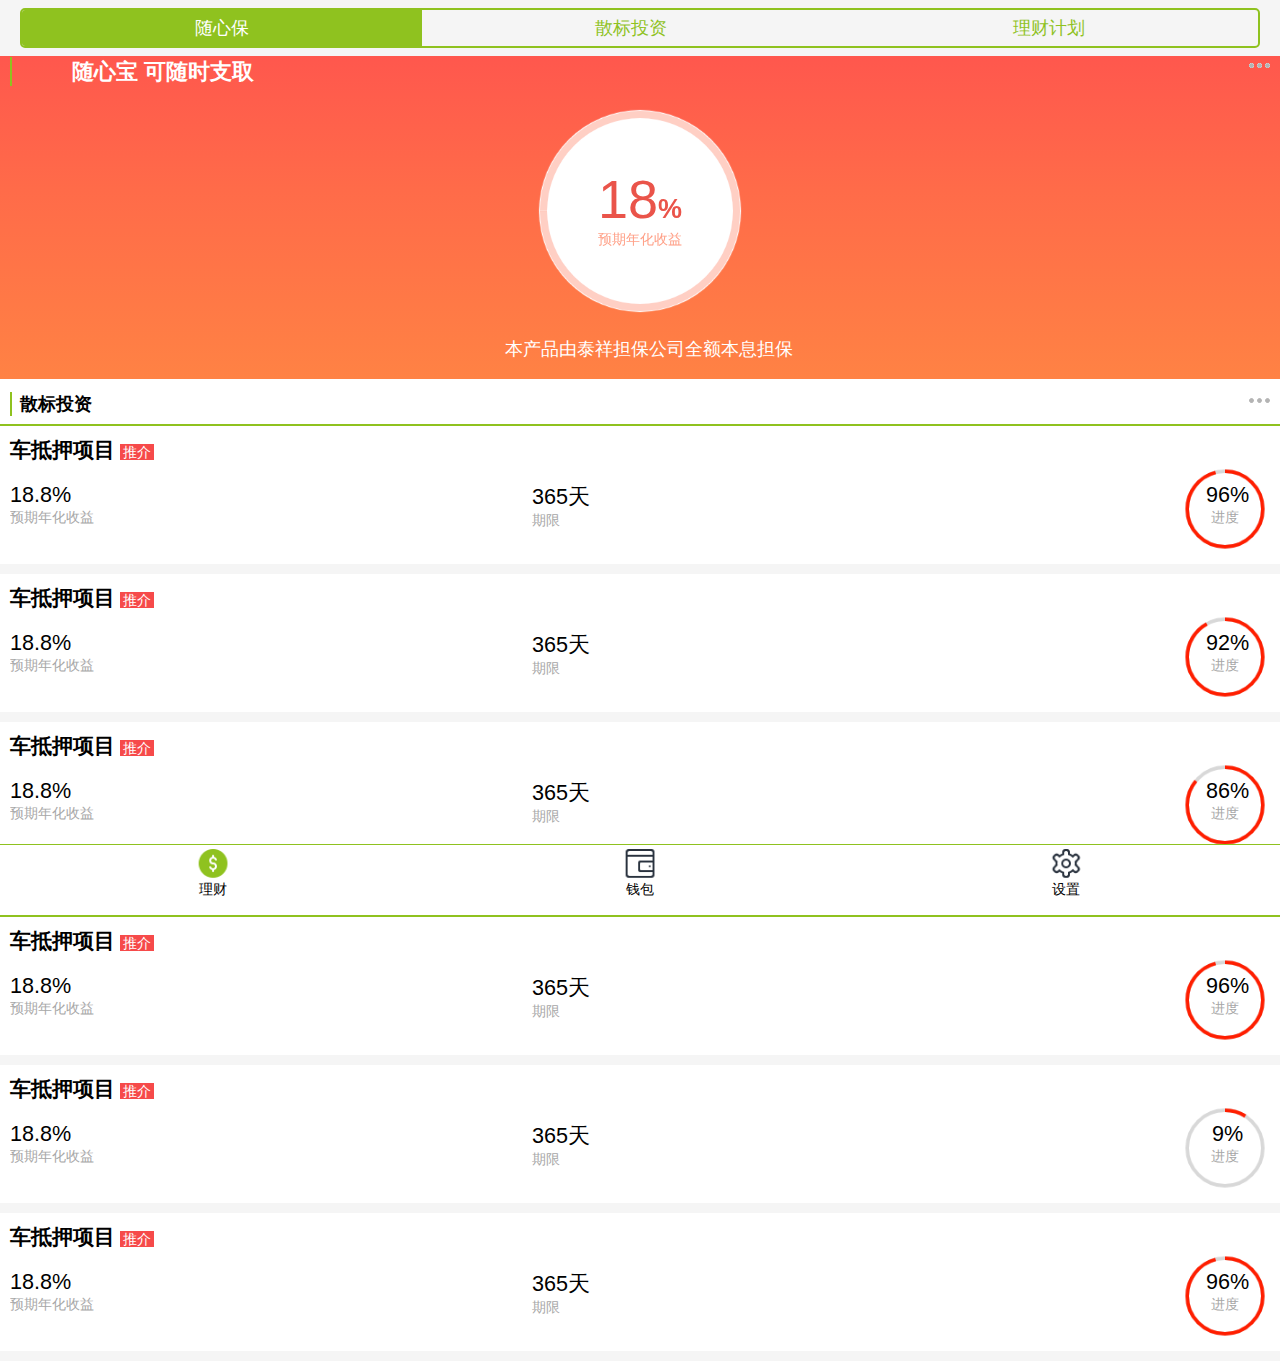
<file: 1/index.html>
<!DOCTYPE html>
<html>

    <head>
        <meta charset="utf-8" />
        <meta name="viewport" content="width=device-width,initial-scale=1,minimum-scale=1,maximum-scale=1,user-scalable=no" />
        <title>中普理财</title>
        <link rel="stylesheet" type="text/css" href="css/init-mobi.css"/>
        <link rel="stylesheet" type="text/css" href="css/resources.css"/>
        <style>
            body{height: auto;}

            /*导航*/
            .xc-bar-nav{}
            .xc-bar-nav .xc-title{font-size: 1.2em; top: 0; height: 44px; line-height: 44px; color: #fff;}

            .xc-pull-left{font-size: 1.2em; margin-left: 10px;}
            .xc-pull-left .xc-icon{display: inline-block; width: 1.2em; height: 1.2em;}
            .xc-pull-left .xc-nav-label{color: #fff;}
            .xc-container{ /*padding-top: 44px; padding-bottom: 44px;*/ overflow: hidden;}
            .xc-bar-control{margin-top: 1em; padding: 5px 10px; border-top: solid 1px #e7e7e7; background-color: #fff;}

            /* container */
            #container{margin-bottom: 40px;}
            .section-bar-nav{margin-top: 5px; padding: 8px 10px; border-bottom: solid 2px #8fc21f; overflow: hidden; position: relative;}
            .icon-recommend{display: block; width: 2.5em; height: 3.2857em; position: absolute;}
            .section-title{}
            .section-bar-nav.recommend .section-title{font-size: 1.2em; color: #fff; padding-left: 2.8em;}
            .section-more{margin-top: 6px; width: 21px; height: 5px;}
            .statement{text-align: center; color: #fff; padding-bottom: 1em;}
            .statement .xc-icon{width: 1em; height: 1em; }
            .xc-table-view-cell a{display: block; padding: 10px;}
            .xc-table-view-cell a:active{background-color: #f5f5f5;}

            .pro-title{}
            .pro-title h3{display: inline-block;}
            .rcmd{font-size: 0.8em; padding: 0 0.2em; background-color: #f64a4a; color: #fff;}
            .para{overflow: hidden;}
            .para-group{padding: 1em;}
            .para-group:first-child{padding-left: 0; width: 40%;}
            .para-group:last-child{text-align: right;}
            .para-group:last-child .para-v{margin-left: 5px;}
            .para-group:last-child progress{width: 7em;}
            .para-group.circle{}
            .para-v{font-size: 1.2em;}
            .para-k{font-size: 0.8em; color: #a7a7a7;}
            .para-group:last-child {position: relative; width: 5em; height: 5em; text-align: center;}
            .para-group canvas {width: 100%; height: 100%; position: absolute; left: 0; top: 0;}

            /* container */
            #yield{margin: 0 auto 1em; padding: 0; width: 12em; height: 12em; position: relative; color: #fff; z-index: 9;}
            #yield  canvas{width: 100%; height: 100%; position: absolute; left: 0; top: 0; z-index: -1;}
            #yield .para-v{font-size: 3em; padding: 1.2em 1em 0; text-align: center; color: #ea544a;}
            #yield .para-v b{font-size: 0.5em;}
            #yield .para-k{font-size: 0.8em; padding: 0 2em;  text-align: center; color: #ffa087;}
            #yield .para-k .xc-icon{width: 1em; height: 1em; display: inline-block; vertical-align: middle;}
            #yield .para-k .label{vertical-align: middle}

            #para{display: table; width: 100%;}
            #para .para-group{display: table-cell; width: 33.33%; text-align: center;}
            #para .para-v span, .para-k{font-size: 0.8em;}
            #para .para-k{color: #8fc21f;}

            /*#progress{margin:  0 10px; padding: 1em 0; border-bottom: solid 1px #e7e7e7; overflow: hidden;}
            #progress .rate{text-align: right;}
            #progress .xc-progress-bar{margin: 10px 0; height: 8px; border-radius: 5px; background-color: #0097c9;}
            #progress .xc-progress-bar b{background-color: #ddd;}
            #progress .para-k{color: #929292;}*/

            /* 底部控制栏 */
            .control-btn{display: block; height: 32px; line-height: 32px; text-align: center; color: #fff; background-color: #F64A4A;}
            .control-btn:link{color: #fff;}
            .control-btn:visited{color: #fff;}
            .control-btn:active{background-color: #d63A3A;}

            .list-item{overflow: hidden; padding-bottom: 40px;}
            #product_info{padding-top: 40px; background:-webkit-linear-gradient(top, #0b85d0,  #0b85d0  32%, #fff 60%); background-repeat:no-repeat;}

            .xc-container{padding-bottom: 44px;}
            .xc-table-view-cell{padding: 0; border-bottom: solid 10px #f5f5f5;}
            .xc-bar-tab{border-top: solid 1px #8fc21f; background-color: #fff;}

            /* nav */
            #topBar{padding: 8px 20px; height: auto; background-color: #f5f5f5; overflow: hidden;}
            #nav{display: flex; flex-direction: row; width: 100%; border: solid 2px #8fc21f; border-top-left-radius: 5px; border-bottom-left-radius: 5px; border-top-right-radius: 5px; border-bottom-right-radius: 5px; overflow: hidden;}
            #nav li{display: flex; flex-grow: 1;  justify-content: space-around;}
            #nav li a{display: flex; flex-grow: 1;  justify-content: space-around; height: 2em; line-height: 2em; text-align:center; color:#8fc21f; overflow:hidden;}
            #nav li a:hover{text-decoration: none; color:#fff;}
            #nav li.xc-current a{background:#8fc21f; color: #fff;}

            #section_1{padding-top: 44px; background: -webkit-linear-gradient(top, #ff4f4f, #ff6b49 50%, #ff8244 100%);}
            #section_1 .section-bar-nav{height: 3em; border: none; background: none; overflow: visible;}

            /*bottom-tab*/
            .xc-bar-tab{bottom: -0.5em;}
            .xc-tab-item{position: relative; top: -0.2em; -webkit-transform: scale(0.8); transform: scale(0.8);}
            .xc-tab-item .xc-icon{width: 2em; height: 2em;}
        </style>
    </head>

    <body>
            <header id="topBar" class="xc-bar xc-bar-nav topbar">
                <nav id="nav" class="xc-segmented-control">
                    <li class="xc-current"><a href="#section_1">随心保</a></li>
                    <li><a href="#section_2">散标投资</a></li>
                    <li><a href="#section_3">理财计划</a></li>
                </nav>
            </header>
<!--
                <ul id="listView" class="list-view">
                        <li id="product_info" class="list-item">

                        </li>
                </ul>-->

            <div id="container">
                <div class="xc-control-content section" id="section_1">
                    <div class="section-bar-nav recommend">
                        <i class="xc-icon icon-recommend"></i>
                        <h2 class="fl section-title">随心宝 可随时支取</h2>
                        <a class="fr xc-icon icon-more section-more"></a>
                    </div>
                    <div id="yield" class="para-group">
                        <p class="para-v">18<b>%</b></p>
                        <p class="para-k">
                            <span class="label">预期年化收益</span>
                        </p>
                        <canvas width="300" height="300" data-percent="1"></canvas>
                    </div>
                    <p class="xc-icon-label statement"><i class="xc-icon icon-safe"></i><span class="xc-label">本产品由泰祥担保公司全额本息担保</span></p>
                </div>

                <div class="xc-control-content section" id="section_2">
                    <div class="section-bar-nav">
                        <h2 class="fl section-title">散标投资</h2>
                        <a class="fr xc-icon icon-more section-more"></a>
                    </div>
                    <ul class="xc-table-view pro-list">
                        <li class="xc-table-view-cell">
                            <a class="pro-item" href="info.html">
                                <div class="pro-title">
                                    <h3>车抵押项目</h3>
                                    <em class="rcmd">推介</em>
                                </div>
                                <div class="para">
                                    <div class="fl para-group">
                                        <p class="para-v">18.8%</p>
                                        <p class="para-k">预期年化收益</p>
                                    </div>
                                    <div class="fl para-group">
                                        <p class="para-v">365天</p>
                                        <p class="para-k">期限</p>
                                    </div>
                                    <div class="fr para-group">
                                        <p class="para-v">96%</p>
                                        <p class="para-k">进度</p>
                                        <canvas width="100" height="100" data-percent = "0.96"></canvas>
                                    </div>
                                </div>
                            </a>
                        </li>
                        <li class="xc-table-view-cell">
                            <a class="pro-item" href="info.html">
                                <div class="pro-title">
                                    <h3>车抵押项目</h3>
                                    <em class="rcmd">推介</em>
                                </div>
                                <div class="para">
                                    <div class="fl para-group">
                                        <p class="para-v">18.8%</p>
                                        <p class="para-k">预期年化收益</p>
                                    </div>
                                    <div class="fl para-group">
                                        <p class="para-v">365天</p>
                                        <p class="para-k">期限</p>
                                    </div>
                                    <div class="fr para-group">
                                        <p class="para-v">92%</p>
                                        <p class="para-k">进度</p>
                                        <canvas width="100" height="100" data-percent = "0.92"></canvas>
                                    </div>
                                </div>
                            </a>
                        </li>
                        <li class="xc-table-view-cell">
                            <a class="pro-item" href="info.html">
                                <div class="pro-title">
                                    <h3>车抵押项目</h3>
                                    <em class="rcmd">推介</em>
                                </div>
                                <div class="para">
                                    <div class="fl para-group">
                                        <p class="para-v">18.8%</p>
                                        <p class="para-k">预期年化收益</p>
                                    </div>
                                    <div class="fl para-group">
                                        <p class="para-v">365天</p>
                                        <p class="para-k">期限</p>
                                    </div>
                                    <div class="fr para-group">
                                        <p class="para-v">86%</p>
                                        <p class="para-k">进度</p>
                                        <canvas width="100" height="100" data-percent = "0.86"></canvas>
                                    </div>
                                </div>
                            </a>
                        </li>
                    </ul>
                </div>

                <div class="xc-control-content section" id="section_3">
                <div class="section-bar-nav">
                        <h2 class="fl section-title">理财计划</h2>
                        <a class="fr xc-icon icon-more section-more"></a>
                    </div>
                    <ul class="xc-table-view pro-list">
                        <li class="xc-table-view-cell">
                            <a class="pro-item" href="info.html">
                                <div class="pro-title">
                                    <h3>车抵押项目</h3>
                                    <em class="rcmd">推介</em>
                                </div>
                                <div class="para">
                                    <div class="fl para-group">
                                        <p class="para-v">18.8%</p>
                                        <p class="para-k">预期年化收益</p>
                                    </div>
                                    <div class="fl para-group">
                                        <p class="para-v">365天</p>
                                        <p class="para-k">期限</p>
                                    </div>
                                    <div class="fr para-group">
                                        <p class="para-v">96%</p>
                                        <p class="para-k">进度</p>
                                        <canvas width="100" height="100" data-percent = "0.96"></canvas>
                                    </div>
                                </div>
                            </a>
                        </li>
                        <li class="xc-table-view-cell">
                            <a class="pro-item" href="info.html">
                                <div class="pro-title">
                                    <h3>车抵押项目</h3>
                                    <em class="rcmd">推介</em>
                                </div>
                                <div class="para">
                                    <div class="fl para-group">
                                        <p class="para-v">18.8%</p>
                                        <p class="para-k">预期年化收益</p>
                                    </div>
                                    <div class="fl para-group">
                                        <p class="para-v">365天</p>
                                        <p class="para-k">期限</p>
                                    </div>
                                    <div class="fr para-group">
                                        <p class="para-v">9%</p>
                                        <p class="para-k">进度</p>
                                        <canvas width="100" height="100" data-percent = "0.09"></canvas>
                                    </div>
                                </div>
                            </a>
                        </li>
                        <li class="xc-table-view-cell">
                            <a class="pro-item" href="info.html">
                                <div class="pro-title">
                                    <h3>车抵押项目</h3>
                                    <em class="rcmd">推介</em>
                                </div>
                                <div class="para">
                                    <div class="fl para-group">
                                        <p class="para-v">18.8%</p>
                                        <p class="para-k">预期年化收益</p>
                                    </div>
                                    <div class="fl para-group">
                                        <p class="para-v">365天</p>
                                        <p class="para-k">期限</p>
                                    </div>
                                    <div class="fr para-group">
                                        <p class="para-v">96%</p>
                                        <p class="para-k">进度</p>
                                        <canvas width="100" height="100" data-percent = "0.96"></canvas>
                                    </div>
                                </div>
                            </a>
                        </li>
                    </ul>
                </div>

            </div>
        <nav class="xc-bar xc-bar-tab">
            <a class="xc-tab-item" href="#">
                <i class="xc-icon icon-coin on"></i>
                <span class="xc-tab-label">理财</span>
            </a>
            <a class="xc-tab-item" href="#">
                <i class="xc-icon icon-purse"></i>
                <span class="xc-tab-label">钱包</span>
            </a>
            <a class="xc-tab-item" href="#">
                <i class="xc-icon icon-setting"></i>
                <span class="xc-tab-label">设置</span>
            </a>
        </nav>


        <div class="xc-mask"></div>
        <script src="js/jquery-1.9.1.min.js" type="text/javascript" charset="utf-8"></script>
        <script type="text/javascript">
            $(function(){
                var paraGroup = document.querySelectorAll(".para-group"),
                    $topBar = $("#topBar");
                var $productInfo = $('#product_info'),
                    $navLabel = $('.xc-nav-label'),
                    $navTitle = $('.xc-title'),
                    $navLi = $('#nav li'),
                    $navItem = $('#nav a'),
                    $ctrlContent = $('.xc-control-content'),
                    $mask = $('.xc-mask');

                init();

                function init(){
                    showPies();
                    bind();
                }

                function bind(){
                    //选项卡切换
                    $navItem.bind('click', function(e){
                        e.preventDefault();
                        var $this = $(this),
                            id = $this.attr('href').slice(1);
                        $navLi.removeClass('xc-current');
                        $this.parent('li').addClass('xc-current');
                        //console.log($('#' +id)[0].offsetTop);
                        //window.scrollTo(0, $('#' +id)[0].offsetTop - 44);
                        $("body").animate({ scrollTop: $('#' +id)[0].offsetTop - 44 }, 1000);
                    });

                    //点击遮罩层隐藏
                    $mask.bind('touchend', function(){
                        $mask.hide();
                        $slideForm.hide();
                    });
                }

                //页面加载完成后跑一遍这个函数，根据canvas上的data-percent为每个canvas刷环状图
                //目前需求这个页面就一个环形图
                function showPies(){
                    var cvs, ctx, r, percent, imageData, _count = 0;

                    [].forEach.call(paraGroup, function(o, i, arr){
                        //console.log(o, i);
                        cvs = o.querySelector("canvas");

                        if (cvs){
                            ctx = cvs.getContext('2d');
                            r = cvs.width / 2;
                            percent = cvs.dataset.percent;
                            endAngle = ( -1 - 2 * percent ) * Math.PI;

                            if(_count){
                                ctx = cvs.getContext('2d');
                                r = cvs.width / 2;
                                percent = cvs.dataset.percent;
                                endAngle = Math.PI * (  2 * percent - 0.5 );

                                ctx.beginPath();
                                ctx.arc(r, r, r - 8, -Math.PI*0.5, Math.PI*1.5, false);
                                ctx.lineWidth = 4.0;
                                ctx.strokeStyle = "#d8d8d8";
                                ctx.stroke();

                                ctx.beginPath();
                                ctx.arc(r, r, r - 8, -Math.PI*0.5, endAngle, false);
                                ctx.lineWidth = 4.0;
                                ctx.strokeStyle = "#ff1e00";
                                ctx.stroke();
                            }else{
                                //渐变内圆
                                ctx.beginPath();
                                ctx.arc(r, r, r-10, 0, Math.PI*2, true);
                                ctx.fillStyle = "#ffffff";
                                ctx.fill();

                                ctx.beginPath();
                                ctx.arc(r, r, r - 16, -Math.PI, Math.PI, false);
                                ctx.lineWidth = 10.0;
                                ctx.strokeStyle = "#fff";
                                ctx.stroke();

                                ctx.beginPath();
                                ctx.arc(r, r, r - 16, -Math.PI, endAngle, true);
                                ctx.lineWidth = 10.0;
                                ctx.strokeStyle = "#ffc3b6";
                                ctx.stroke();

                                ctx.beginPath();
                                ctx.arc(r, r, r - 16, -Math.PI, Math.PI, false);
                                ctx.lineWidth = 14.0;
                                ctx.strokeStyle = "rgba(255,255,255,0.2)";
                                ctx.stroke();
                            }
                            _count++;
                        }
                    });
                }

            });
        </script>
    </body>
</html>
</file>
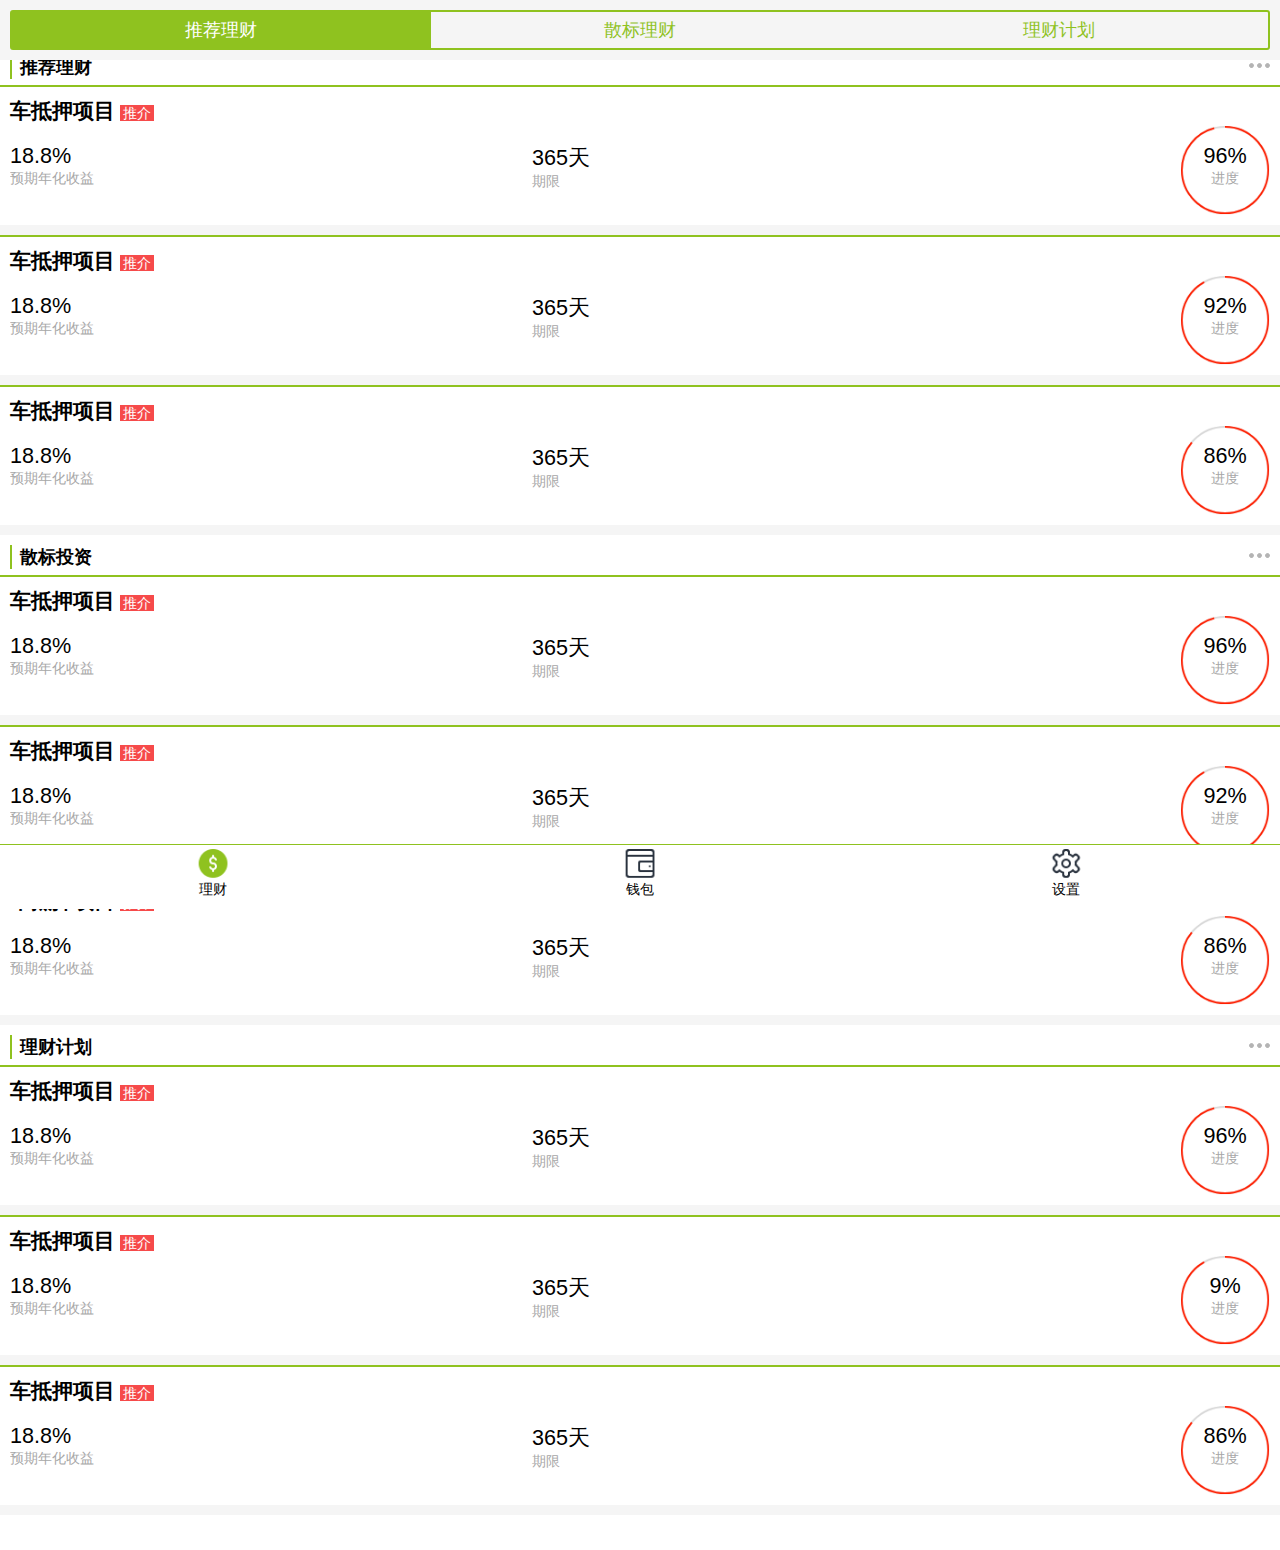
<file: 2/index.html>
<!DOCTYPE html>
<html>

	<head>
		<meta charset="utf-8" />
		<meta name="viewport" content="width=device-width,initial-scale=1,minimum-scale=1,maximum-scale=1,user-scalable=no" />
		<title>中普投资</title>
		<link rel="stylesheet" type="text/css" href="css/init-mobi.css"/>
		<link rel="stylesheet" type="text/css" href="css/resources.css"/>
		<style>
			.xc-bar-nav{ background-color: #2a323f;}
			.xc-bar-nav .xc-title{color: #fff;}
			.xc-container{padding-bottom: 40px;}
			.xc-table-view-cell{padding: 0; border-top: solid 2px #8fc21f; border-bottom: solid 10px #f5f5f5;}
			.xc-bar-tab{border-top: solid 1px #8fc21f; background-color: #fff;}

			/* nav */
			.topbar{/*top: 40px; */height: auto; padding: 10px; background-color: #f5f5f5;}
			#nav{display: table; width: 100%; border: solid 2px #8fc21f; border-radius: 3px;}
			#nav li{display:table-cell;}
			#nav li a{display: block; height: 2em; line-height: 2em; text-align:center; color: #8fc21f; overflow:hidden;}
			#nav li a:hover{text-decoration: none; color:#dedede;}
			#nav li.xc-current a{background:#8fc21f; color:#fff;}

			/* container */
			#container{margin-bottom: 40px;}
			.section{margin-bottom: -45px; padding: 50px 0 0;}
			.section-bar-nav{margin-top: 5px; height: 30px; padding: 0 10px;}
			.section-title{}
			.section-more{margin-top: 8px; width: 21px; height: 5px;}
			.xc-table-view-cell a{display: block; padding: 10px;}
			.xc-table-view-cell a:active{background-color: #f5f5f5;}

			.pro-title{}
			.pro-title h3{display: inline-block;}
			.rcmd{font-size: 0.8em; padding: 0 0.2em; background-color: #f64a4a; color: #fff;}
			.para{overflow: hidden;}
			.para-group{padding: 1em;}
			.para-group:first-child{padding-left: 0; width: 40%;}
			.para-group:last-child{position: relative; width: 5em; height: 5em; text-align: center;}
			.para-group canvas{width: 100%; height: 100%; position: absolute; left: 0; top: 0;}
			.para-group.circle{}
			.para-v{font-size: 1.2em;}
			.para-k{font-size: 0.8em; color: #a7a7a7;}

			/*bottom-tab*/
			.xc-bar-tab{bottom: -0.5em;}
			.xc-tab-item{position: relative; top: -0.2em; -webkit-transform: scale(0.8); transform: scale(0.8);}
			.xc-tab-item .xc-icon{width: 2em; height: 2em;}
		</style>
	</head>

	<body>

		<!--<header class="xc-bar xc-bar-nav">
			<h1 class="xc-title">中普投资</h1>
		</header>-->

		<div class="xc-container">
			<div class="xc-bar topbar">
				<nav id="nav" class="xc-segmented-control">
					<li class="xc-current"><a class="xc-control-item" href="#section_1">推荐理财</a></li>
					<li><a href="#section_2">散标理财</a></li>
					<li><a href="#section_3">理财计划</a></li>
				</nav>
			</div>

			<div id="container" class="xc-segmented-content">
				<div class="xc-control-content section" id="section_1">
					<div class="section-bar-nav">
						<h2 class="fl section-title">推荐理财</h2>
						<a class="fr xc-icon icon-more section-more"></a>
					</div>
					<ul class="xc-table-view pro-list">
						<li class="xc-table-view-cell">
							<a class="pro-item" href="info.html">
								<div class="pro-title">
									<h3>车抵押项目</h3>
									<em class="rcmd">推介</em>
								</div>
								<div class="para">
									<div class="fl para-group">
										<p class="para-v">18.8%</p>
										<p class="para-k">预期年化收益</p>
									</div>
									<div class="fl para-group">
										<p class="para-v">365天</p>
										<p class="para-k">期限</p>
									</div>
									<div class="fr para-group">
										<p class="para-v">96%</p>
										<p class="para-k">进度</p>
										<canvas width="100" height="100" data-percent = "0.96"></canvas>
									</div>
								</div>
							</a>
						</li>
						<li class="xc-table-view-cell">
							<a class="pro-item" href="#">
								<div class="pro-title">
									<h3>车抵押项目</h3>
									<em class="rcmd">推介</em>
								</div>
								<div class="para">
									<div class="fl para-group">
										<p class="para-v">18.8%</p>
										<p class="para-k">预期年化收益</p>
									</div>
									<div class="fl para-group">
										<p class="para-v">365天</p>
										<p class="para-k">期限</p>
									</div>
									<div class="fr para-group">
										<p class="para-v">92%</p>
										<p class="para-k">进度</p>
										<canvas width="100" height="100" data-percent = "0.92"></canvas>
									</div>
								</div>
							</a>
						</li>
						<li class="xc-table-view-cell">
							<a class="pro-item" href="#">
								<div class="pro-title">
									<h3>车抵押项目</h3>
									<em class="rcmd">推介</em>
								</div>
								<div class="para">
									<div class="fl para-group">
										<p class="para-v">18.8%</p>
										<p class="para-k">预期年化收益</p>
									</div>
									<div class="fl para-group">
										<p class="para-v">365天</p>
										<p class="para-k">期限</p>
									</div>
									<div class="fr para-group">
										<p class="para-v">86%</p>
										<p class="para-k">进度</p>
										<canvas width="100" height="100" data-percent = "0.86"></canvas>
									</div>
								</div>
							</a>
						</li>
					</ul>
				</div>
				<div class="xc-control-content section" id="section_2">
					<div class="section-bar-nav">
						<h2 class="fl section-title">散标投资</h2>
						<a class="fr xc-icon icon-more section-more"></a>
					</div>
					<ul class="xc-table-view pro-list">
						<li class="xc-table-view-cell">
							<a class="pro-item" href="#">
								<div class="pro-title">
									<h3>车抵押项目</h3>
									<em class="rcmd">推介</em>
								</div>
								<div class="para">
									<div class="fl para-group">
										<p class="para-v">18.8%</p>
										<p class="para-k">预期年化收益</p>
									</div>
									<div class="fl para-group">
										<p class="para-v">365天</p>
										<p class="para-k">期限</p>
									</div>
									<div class="fr para-group">
										<p class="para-v">96%</p>
										<p class="para-k">进度</p>
										<canvas width="100" height="100" data-percent = "0.96"></canvas>
									</div>
								</div>
							</a>
						</li>
						<li class="xc-table-view-cell">
							<a class="pro-item" href="#">
								<div class="pro-title">
									<h3>车抵押项目</h3>
									<em class="rcmd">推介</em>
								</div>
								<div class="para">
									<div class="fl para-group">
										<p class="para-v">18.8%</p>
										<p class="para-k">预期年化收益</p>
									</div>
									<div class="fl para-group">
										<p class="para-v">365天</p>
										<p class="para-k">期限</p>
									</div>
									<div class="fr para-group">
										<p class="para-v">92%</p>
										<p class="para-k">进度</p>
										<canvas width="100" height="100" data-percent = "0.92"></canvas>
									</div>
								</div>
							</a>
						</li>
						<li class="xc-table-view-cell">
							<a class="pro-item" href="#">
								<div class="pro-title">
									<h3>车抵押项目</h3>
									<em class="rcmd">推介</em>
								</div>
								<div class="para">
									<div class="fl para-group">
										<p class="para-v">18.8%</p>
										<p class="para-k">预期年化收益</p>
									</div>
									<div class="fl para-group">
										<p class="para-v">365天</p>
										<p class="para-k">期限</p>
									</div>
									<div class="fr para-group">
										<p class="para-v">86%</p>
										<p class="para-k">进度</p>
										<canvas width="100" height="100" data-percent = "0.86"></canvas>
									</div>
								</div>
							</a>
						</li>
					</ul>
				</div>
				<div class="xc-control-content section" id="section_3">
				<div class="section-bar-nav">
						<h2 class="fl section-title">理财计划</h2>
						<a class="fr xc-icon icon-more section-more"></a>
					</div>
					<ul class="xc-table-view pro-list">
						<li class="xc-table-view-cell">
							<a class="pro-item" href="#">
								<div class="pro-title">
									<h3>车抵押项目</h3>
									<em class="rcmd">推介</em>
								</div>
								<div class="para">
									<div class="fl para-group">
										<p class="para-v">18.8%</p>
										<p class="para-k">预期年化收益</p>
									</div>
									<div class="fl para-group">
										<p class="para-v">365天</p>
										<p class="para-k">期限</p>
									</div>
									<div class="fr para-group">
										<p class="para-v">96%</p>
										<p class="para-k">进度</p>
										<canvas width="100" height="100" data-percent = "0.96"></canvas>
									</div>
								</div>
							</a>
						</li>
						<li class="xc-table-view-cell">
							<a class="pro-item" href="#">
								<div class="pro-title">
									<h3>车抵押项目</h3>
									<em class="rcmd">推介</em>
								</div>
								<div class="para">
									<div class="fl para-group">
										<p class="para-v">18.8%</p>
										<p class="para-k">预期年化收益</p>
									</div>
									<div class="fl para-group">
										<p class="para-v">365天</p>
										<p class="para-k">期限</p>
									</div>
									<div class="fr para-group">
										<p class="para-v">9%</p>
										<p class="para-k">进度</p>
										<canvas width="100" height="100" data-percent = "0.92"></canvas>
									</div>
								</div>
							</a>
						</li>
						<li class="xc-table-view-cell">
							<a class="pro-item" href="#">
								<div class="pro-title">
									<h3>车抵押项目</h3>
									<em class="rcmd">推介</em>
								</div>
								<div class="para">
									<div class="fl para-group">
										<p class="para-v">18.8%</p>
										<p class="para-k">预期年化收益</p>
									</div>
									<div class="fl para-group">
										<p class="para-v">365天</p>
										<p class="para-k">期限</p>
									</div>
									<div class="fr para-group">
										<p class="para-v">86%</p>
										<p class="para-k">进度</p>
										<canvas width="100" height="100" data-percent = "0.86"></canvas>
									</div>
								</div>
							</a>
						</li>
					</ul>
				</div>
			</div>
		</div>

		<nav class="xc-bar xc-bar-tab">
			<a class="xc-tab-item" href="#">
				<i class="xc-icon icon-coin on"></i>
				<span class="xc-tab-label">理财</span>
			</a>
			<a class="xc-tab-item" href="#">
				<i class="xc-icon icon-purse"></i>
				<span class="xc-tab-label">钱包</span>
			</a>
			<a class="xc-tab-item" href="#">
				<i class="xc-icon icon-setting"></i>
				<span class="xc-tab-label">设置</span>
			</a>
		</nav>
		<script src="js/jquery-1.7.1.min.js" type="text/javascript" charset="utf-8"></script>
		<script src="js/jquery.scrollTo.js" type="text/javascript" charset="utf-8"></script>
		<script src="js/jq.nav.min.js" type="text/javascript" charset="utf-8"></script>
		<script type="text/javascript">
			$(function(){
				//带环状百分比的参数组
				var paraGroup = document.querySelectorAll(".para-group");
				init();

				function init(){
					bind();
					showPies();

					$('#nav').onePageNav({
						currentClass: 'xc-current',
						filter: ':not(.external)',
						scrollThreshold: 0.25
					});
				}

				function bind(){

				}

				//页面加载完成后跑一遍这个函数，根据canvas上的data-percent为每个canvas刷环状图
				function showPies(){
					var cvs, ctx, r, percent;

					[].forEach.call(paraGroup, function(o, i, arr){
						//console.log(o, i);
						cvs = o.querySelector("canvas");

						if (cvs){
							ctx = cvs.getContext('2d');
							r = cvs.width / 2;
							percent = cvs.dataset.percent;
							endAngle = Math.PI * (  2 * percent - 0.5 );

							ctx.beginPath();
							ctx.arc(r, r, r - 2, -Math.PI*0.5, Math.PI*1.5, false);
							ctx.lineWidth = 2.0;
							ctx.strokeStyle = "#d8d8d8";
							ctx.stroke();

							ctx.beginPath();
							ctx.arc(r, r, r - 2, -Math.PI*0.5, endAngle, false);
							ctx.lineWidth = 2.0;
							ctx.strokeStyle = "#ff1e00";
							ctx.stroke();
						}
					});
				}

			});
		</script>
	</body>
</html>
</file>
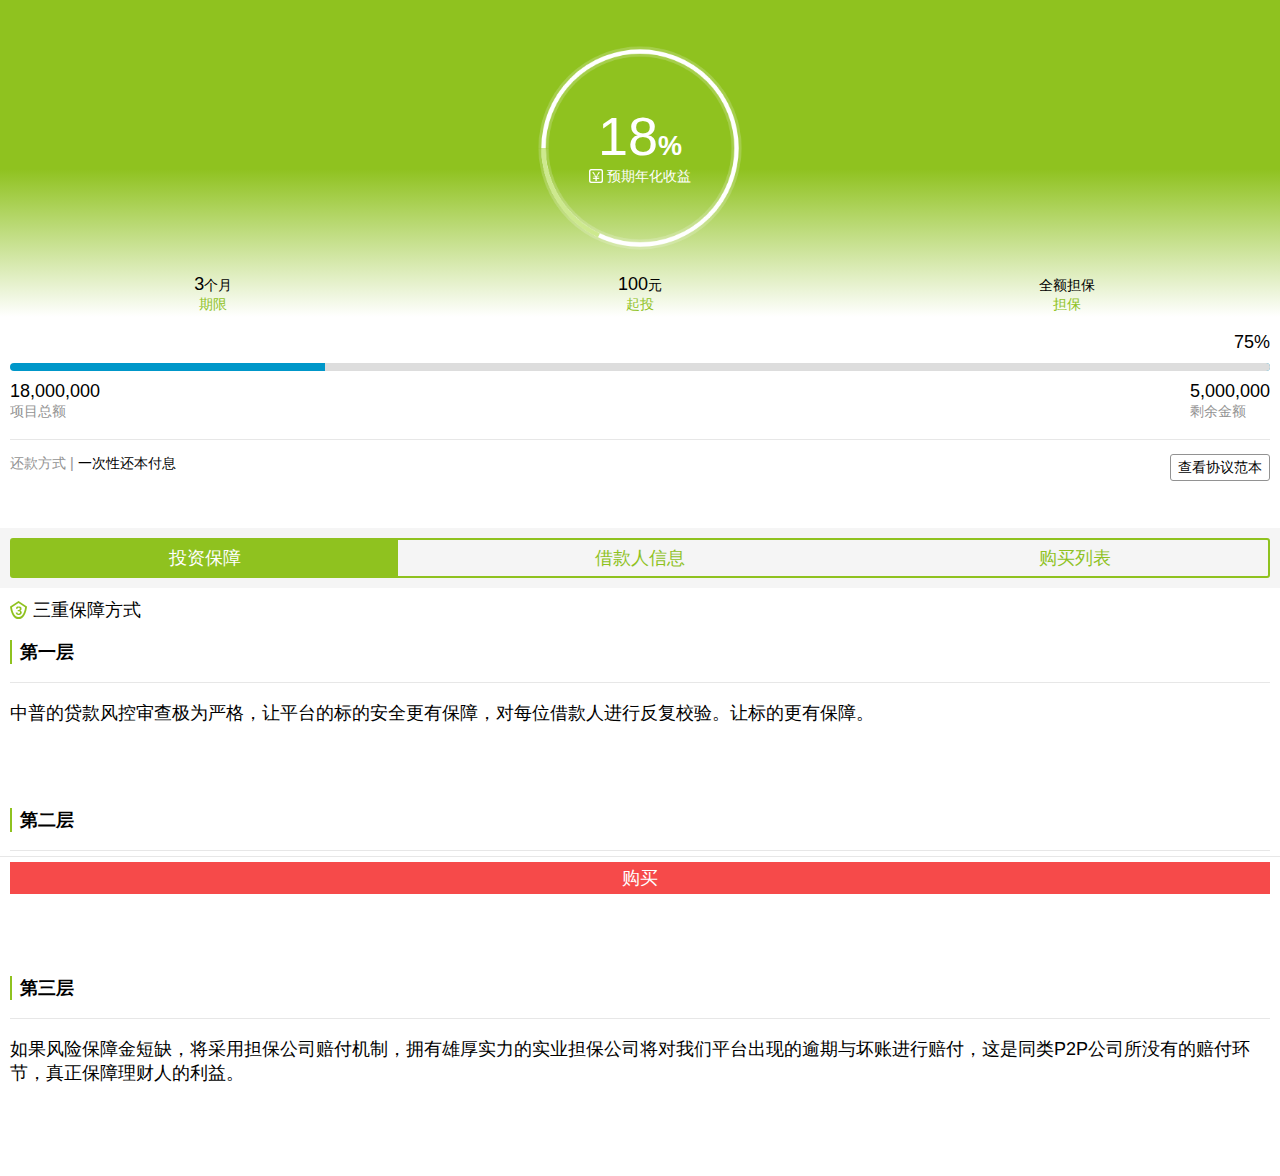
<file: 1/info.html>
<!DOCTYPE html>
<html>

	<head>
		<meta charset="utf-8" />
		<meta name="viewport" content="width=device-width,initial-scale=1,minimum-scale=1,maximum-scale=1,user-scalable=no" />
		<title>中普投资</title>
		<link rel="stylesheet" type="text/css" href="css/init-mobi.css"/>
		<link rel="stylesheet" type="text/css" href="css/resources.css"/>
<!--		<link rel="stylesheet" type="text/css" href="js/iscroll/scrollbar.css"/>-->
		<style>
			body{height: auto; background-color: #29323e;}

			/*导航*/
			.xc-bar-nav{}
			.xc-bar-nav .xc-title{font-size: 1.2em; top: 0; height: 44px; line-height: 44px; color: #fff;}

			.xc-pull-left{font-size: 1.2em; margin-left: 10px;}
			.xc-pull-left .xc-icon{display: inline-block; width: 1.2em; height: 1.2em;}
			.xc-pull-left .xc-nav-label{color: #fff;}
			.xc-container{ /*padding-top: 44px; padding-bottom: 44px;*/ overflow: hidden;}
			.xc-bar-control{margin-top: 1em; padding: 5px 10px; border-top: solid 1px #e7e7e7; background-color: #fff;}

			/* container */
			#yield{margin: 0 auto 1em; width: 12em; height: 12em; position: relative; color: #fff;}
			#yield  canvas{width: 100%; height: 100%; position: absolute; left: 0; top: 0;}
			#yield .para-v{font-size: 3em; padding: 1.2em 1em 0; text-align: center;}
			#yield .para-v b{font-size: 0.5em;}
			#yield .para-k{font-size: 0.8em; padding: 0 2em;  text-align: center;}
			#yield .para-k .xc-icon{width: 1em; height: 1em; display: inline-block; vertical-align: middle;}
			#yield .para-k .label{vertical-align: middle}

			#para{display: table; width: 100%;}
			#para .para-group{display: table-cell; width: 33.33%; text-align: center;}
			#para .para-v span, .para-k{font-size: 0.8em;}
			#para .para-k{color: #8fc21f;}

			#progress{margin:  0 10px; padding: 1em 0; border-bottom: solid 1px #e7e7e7; overflow: hidden;}
			#progress .rate{text-align: right;}
			#progress .xc-progress-bar{margin: 10px 0; height: 8px; border-radius: 5px; background-color: #0097c9;}
			#progress .xc-progress-bar b{background-color: #ddd;}
			#progress .para-k{color: #929292;}

			#remark{font-size: 0.8em; margin: 1em 10px;}
			#remark .label{color: #929292;}
			#protocol{padding: 0.2em 0.5em; border: solid 1px #929292; border-radius: 3px;}
			#protocol.act{background-color: #ccc !important;}

			/* 底部控制栏 */
			.control-btn{display: block; height: 32px; line-height: 32px; text-align: center; color: #fff; background-color: #F64A4A;}
			.control-btn:link{color: #fff;}
			.control-btn:visited{color: #fff;}
			.control-btn:active{background-color: #d63A3A;}

			/* iscroll插件 listview样式 */
			#scroller_wrapper {position:absolute; z-index:1; top: 0; bottom: 40px; width:100%; overflow:auto;}
			#scroller {position:relative; -webkit-touch-callout:none; -webkit-tap-highlight-color:rgba(0,0,0,0); float:left; width:100%; padding:0;}
			#scroller .list-view {position:relative; list-style:none; width:100%; text-align:left;}
			#scroller .list-item{padding: 40px 0;}
			#pullUp, #pullDown{width: 12em; margin: 0 auto; line-height: none; background: none; border: none; text-align: center;}
			/* iscroll插件 listview样式 end*/

            .list-item{overflow: hidden; padding-bottom: 40px;}
			#product_info{padding-top: 40px; background:-webkit-linear-gradient(top, #8fc21f,  #8fc21f  32%, #fff 60%); background-repeat:no-repeat;}
			#buy_info.list-item{/*margin-top: 40px; */padding-top: 0; background-color: #fff;}

			.xc-container{padding-bottom: 44px;}
			.xc-table-view-cell{padding: 0; border-top: solid 2px #8fc21f; border-bottom: solid 10px #f5f5f5;}
			.xc-bar-tab{border-top: solid 1px #8fc21f; background-color: #fff;}

			/* nav */
			.topbar{height: auto; padding: 10px; background-color: #f5f5f5;}
			#nav{display: table; width: 100%; border: solid 2px #8fc21f; border-radius: 3px;}
			#nav li{display:table-cell;}
			#nav li a{display: block; height: 2em; line-height: 2em; text-align:center; color: #8fc21f; overflow:hidden;}
			#nav li a:hover{text-decoration: none; color:#dedede;}
			#nav li.xc-current a{background:#8fc21f; color:#fff;}

			/*选项卡切换显示页*/
			.xc-control-content{padding: 10px;}
			.icon-protect, .icon-person{width: 1em; height: 1em;}
			.section-title{margin: 1em 0;}
			.section-content{padding: 1em 0; min-height: 6em; border-top: solid 1px #e7e7e7;}
			.person-info{margin: 0.5em 0; width: 100%;}
			.report-table{width: 100%; border: solid 1px #e5e5e5; text-align: center;}
			.report-table tr, .report-table tr{height: 2.5em; line-height: 2.5em;}
			.report-table th{background-color: #f1f1f1;}
			.report-table tr:nth-child(odd){background-color: #fcfcfc;}

			/*购买页弹出层*/
			#slideForm{display: none; padding: 10px; border-top: solid 2px #8FC21F; position: fixed; left: 0; right: 0; bottom: 0; z-index: 11; background-color: #fff;}
			.xc-input-wrap{margin-left: 8em;}

            .input-count{}
			.btn-plus, .btn-minus{font-size: 1.5em; margin: 0 5px; width: 1em; height: 1em; line-height: 0.8em; text-align: center; background-color: #C9C9C9; color: #fff;}
			.input-wrap{margin: 0 calc(1.6em + 10px);}
			#number{text-align: center;}
		</style>
	</head>

	<body>
		<!--<header id="topBar" class="xc-bar xc-bar-nav">
			<a class="xc-btn-nav xc-pull-left" href="javascript:history.back();">
				<i class="xc-icon icon-arrow-left"></i>
				<span class="xc-nav-label">车辆抵押标的</span>
			</a>
			<div class="xc-title" style="display: none;">
				车辆抵押标的
			</div>
		</header>-->

                <ul id="listView" class="list-view">
                        <li id="product_info" class="list-item">
                            <div id="yield" class="para-group">
                                <p class="para-v">18<b>%</b></p>
                                <p class="para-k">
                                    <i class="xc-icon icon-rmb"></i>
                                    <span class="label">预期年化收益</span>
                                </p>
                                <canvas width="300" height="300" data-percent="0.18"></canvas>
                            </div>

                            <div id="para">
                                <div class="para-group">
                                    <p class="para-v"><em>3</em><span>个月</span></p>
                                    <p class="para-k">期限</p>
                                </div>
                                <div class="para-group">
                                    <p class="para-v"><em>100</em><span>元</span></p>
                                    <p class="para-k">起投</p>
                                </div>
                                <div class="para-group">
                                    <p class="para-v"><span>全额担保</span></p>
                                    <p class="para-k">担保</p>
                                </div>
                            </div>

                            <div id="progress">
                                <p class="rate">75%</p>
                                <div class="xc-progress-bar clearfix">
                                    <b class="fr" style="width: 75%;"></b>
                                </div>
                                <div class="fl para-group">
                                    <p class="para-v">18,000,000</p>
                                    <p class="para-k">项目总额</p>
                                </div>
                                <div class="fr para-group">
                                    <p class="para-v">5,000,000</p>
                                    <p class="para-k">剩余金额</p>
                                </div>
                            </div>

                            <div id="remark">
                                <span class="label">还款方式 | </span>
                                <span>一次性还本付息</span>
                                <a id="protocol" class="fr" href="#">查看协议范本</a>
                            </div>
                        </li>

                        <li id="buy_info" class="list-item">
                            <div class="topbar">
                                <nav id="nav" class="xc-segmented-control">
                                    <li class="xc-current"><a href="#section_1">投资保障</a></li>
                                    <li><a href="#section_2">借款人信息</a></li>
                                    <li><a href="#section_3">购买列表</a></li>
                                </nav>
                            </div>

                            <div id="container" class="xc-segmented-content">
                                <div class="xc-control-content" id="section_1">
                                    <p class="xc-icon-label ">
                                        <i class="xc-icon icon-protect"></i><span class="xc-label">三重保障方式</span>
                                    </p>
                                    <section>
                                        <h3 class="section-title">第一层</h3>
                                        <p class="section-content">中普的贷款风控审查极为严格，让平台的标的安全更有保障，对每位借款人进行反复校验。让标的更有保障。</p>
                                    </section>
                                    <section>
                                        <h3 class="section-title">第二层</h3>
                                        <p class="section-content">如果借款用户出现逾期，平台将在第一时间启用风险保障金对理财用户进行先行赔付， 保障每一位理财户的资金安全。</p>
                                    </section>
                                    <section>
                                        <h3 class="section-title">第三层</h3>
                                        <p class="section-content">如果风险保障金短缺，将采用担保公司赔付机制，拥有雄厚实力的实业担保公司将对我们平台出现的逾期与坏账进行赔付，这是同类P2P公司所没有的赔付环节，真正保障理财人的利益。</p>
                                    </section>
                                </div>
                                <div class="xc-control-content section" id="section_2" style="display: none;">
                                    <p class="xc-icon-label ">
                                        <i class="xc-icon icon-person"></i><span class="xc-label">个人基本信息</span>
                                    </p>
                                    <table class="person-info">
                                        <tr>
                                            <td><span class="key">性别：</span><span class="value">女</span></td>
                                            <td><span class="key">年龄：</span><span class="value">36岁</span></td>
                                        </tr>
                                        <tr>
                                            <td><span class="key">学历：</span><span class="value">大专或本科</span></td>
                                            <td><span class="key">婚姻状况：</span><span class="value">已婚</span></td>
                                        </tr>
                                        <tr>
                                            <td><span class="key">月收入(元)：</span><span class="value">5000</span></td>
                                            <td><span class="key">邮箱：</span><span class="value">未填写</span></td>
                                        </tr>
                                        <tr>
                                            <td><span class="key">所属客服：</span><span class="value">为指定</span></td>
                                            <td><span class="key">是否购车：</span><span class="value">未填写</span></td>
                                        </tr>
                                        <tr>
                                            <td><span class="key">职位：</span><span class="value">个体</span></td>
                                            <td><span class="key">户籍所在地：</span><span class="value">山东省烟台</span></td>
                                        </tr>
                                    </table>
                                    <section>
                                        <h3 class="section-title">借款用途</h3>
                                        <p class="section-content">房屋装修</p>
                                    </section>
                                    <section>
                                        <h3 class="section-title">借款说明</h3>
                                        <p class="section-content">
                                            重庆锦通建设（集团）有限公司： 
                                                      兹由于我司果园港立交收费管理用房项目追赶工期，所需资金匮乏。现特向集团公司申请借款叁拾万圆整，此款定于2013年10月22日还清此款项。  
                                            特此说明  

                                                                       重庆锦通建设（集团）有限公司一分公司 
                                              
                                                                                                                 2013-10-16
                                        </p>
                                    </section>
                                </div>
                                <div class="xc-control-content section" id="section_3" style="display: none;">
                                    <table class="report-table">
                                        <thead>
                                            <th><span class="section-title">投标人</span></th>
                                            <th><span class="section-title">投标金额</span></th>
                                            <th><span class="section-title">投标时间</span></th>
                                        </thead>
                                        <tbody>
                                            <tr>
                                                <td>yuanyuan</td>
                                                <td>￥200,000,00元</td>
                                                <td>2015.09.09 14:30</td>
                                            </tr>
                                            <tr>
                                                <td>yuanyuan</td>
                                                <td>￥200,000,00元</td>
                                                <td>2015.09.09 14:30</td>
                                            </tr>
                                            <tr>
                                                <td>yuanyuan</td>
                                                <td>￥200,000,00元</td>
                                                <td>2015.09.09 14:30</td>
                                            </tr>
                                        </tbody>
                                    </table>
                                </div>
                            </div>
                        </li>
                </ul>




		<footer class="xc-bar xc-bar-control">
			<a id="buy_btn" class="control-btn" href="#">购买</a>
		</footer>

		<!--<div id="slideForm">
			<div>
				<span>剩余可购买金额：</span>
				<span class="ft-blue">123,123,123</span>
				<span class="fr ft-red">100元起投</span>
			</div>
			<div>
				<span>预期到期收入金额：</span>
				<span class="ft-red"><em>￥</em><span id="profile"></span></span>
			</div>
			<div class="xc-input-group">
				<span class="fl ft-b label">输入购买金额：</span>
				<div class="xc-input-wrap">
					<input type="number"  id="cost" name="cost" />
				</div>
				<div class="xc-bar-control">
					<a id="buy_confirm" class="control-btn" href="#">确认</a>
				</div>
			</div>
		</div>-->

        <div id="slideForm">
            <div>
                <span>您的可用余额：</span>
                <span class="ft-blue">2.32万元</span>
            </div>
            <div>
                <span>可投资份数：</span>
                <span class="ft-red"><span id="unit"></span><em>74353份</em></span>
            </div>
            <div class="xc-input-group">
                <span class="fl ft-b label">输入购买份数：</span>
                <div class="xc-input-wrap input-count">
                    <span class="fr btn-plus">+</span>
                    <span class="fl btn-minus">-</span>
                    <div class="input-wrap">
                        <input type="number"  id="number" name="number" value=0 />
                    </div>
                </div>
                <div class="xc-bar-control">
                    <a id="buy_confirm" class="control-btn" href="#">确认</a>
                </div>
            </div>
        </div>

		<div class="xc-mask"></div>
		<!--<script src="js/jq.mobi.min.js" type="text/javascript" charset="utf-8"></script>-->
		<script src="js/jquery-1.7.1.min.js" type="text/javascript" charset="utf-8"></script>
<!--		<script src="js/iscroll/iscroll.js" type="text/javascript" charset="utf-8"></script>-->
		<script type="text/javascript">
			$(function(){
				var paraGroup = document.querySelectorAll(".para-group"),
					$listItem = $('#scroller .list-item'),
					$topBar = $("#topBar"),
					$inputCount = $(".input-count"),
					$number = $("#number");
				//调用iscroll插件需要的变量
				var myScroll, pullDownEl, pullDownOffset, pullUpEl, pullUpOffset;
				var $productInfo = $('#product_info'),
					$buyInfo = $('#buy_info'),
					$navLabel = $('.xc-nav-label'),
					$navTitle = $('.xc-title'),
					$protocol = $('#protocol'),
					$navLi = $('#nav li'),
					$navItem = $('#nav a'),
					$ctrlContent = $('.xc-control-content'),
					$buyBtn = $('#buy_btn'),
					$slideForm = $('#slideForm'),
					$mask = $('.xc-mask'),
					$cost = $('#cost'),
					$profile = $('#profile'),
					$buyConfirm = $('#buy_confirm');

				init();

				function init(){
					$listItem.css('minHeight', window.innerHeight - 40);
					showPies();
					//initScroll();
					bind();
				}

				function bind(){
					$protocol.bind('touchstart', function(){
						$protocol.addClass('act');
					});
					$protocol.bind('touchend', function(){
						$protocol.removeClass('act');
					});

					//选项卡切换
					$navItem.bind('click', function(e){
						e.preventDefault();
						var $this = $(this),
							id = $this.attr('href').slice(1);
						$navLi.removeClass('xc-current');
						$this.parent('li').addClass('xc-current');
						$ctrlContent.hide();
						$('#' +id).show();
					});

					//点击购买按钮弹出输入框
					$buyBtn.bind('touchend', function(){
						console.log('buy');
						$mask.show();
						$slideForm.slideDown();
					});

					//点击遮罩层隐藏
					$mask.bind('touchend', function(){
						$mask.hide();
						$slideForm.hide();
					});

					//输入金额计算收益
					$cost.bind('keyup', function(){
						//rate是收益稀释，可以写成公式
						var rate = 0.1 * 3 / 12;
						$profile.text(( rate *  $cost.val() ).toFixed(2) );
					});

					//确认购买
					$buyConfirm.bind('touchend', function(){
					    $mask.click();
					    window.location.href = 'pay.html';
					    $.ajax({
					        url: "",
					        type: 'post',
					        dataType: 'json',
					        data: {
					            //这里的参数根据需要选择传递
                                sum: $cost.val(),
                                number: $number.val()
					        },
					        success: function(){

					        }
					    });
					});

					//增加按钮
					$inputCount.on('touchend', '.btn-plus', function(){
					    var $input = $inputCount.find('input[type=number]');
					    $input.val( parseInt( $input.val() ) + 1 );
					});

					//减少按钮
                    $inputCount.on('touchend', '.btn-minus', function(){
                        var $input = $inputCount.find('input[type=number]');
                        if( parseInt( $input.val() ) > 0 ){
                            $input.val( parseInt( $input.val() ) - 1 );
                        }
                    });
				}

				//初始化iScroll插件
				function initScroll() {
				    //初始化绑定iScroll控件
                    document.addEventListener('touchmove', function(e) {
                        e.preventDefault();
                    }, false);

					pullDownEl = document.getElementById('pullDown');
					pullDownOffset = pullDownEl.offsetHeight;
					pullUpEl = document.getElementById('pullUp');
					pullUpOffset = pullUpEl.offsetHeight;
					myScroll = new iScroll('scroller_wrapper', {
						scrollbarClass: 'myScrollbar',
						/* 重要样式 */
						useTransition: false,
						/* 此属性不知用意，本人从true改为false */
						topOffset: pullDownOffset,
						onRefresh: function() {
							if (pullDownEl.className.match('loading')) {
								pullDownEl.className = '';
								pullDownEl.querySelector('.pullDownLabel').innerHTML = '查看产品详情';
							} else if (pullUpEl.className.match('loading')) {
								pullUpEl.className = '';
								pullUpEl.querySelector('.pullUpLabel').innerHTML = '查看购买详情';
							}
						},
						onScrollMove: function() {
							if (this.y > 5 && !pullDownEl.className.match('flip')) {
								pullDownEl.className = 'flip';
								pullDownEl.querySelector('.pullDownLabel').innerHTML = '松手开始加载...';
								this.minScrollY = 0;
							} else if (this.y < 5 && pullDownEl.className.match('flip')) {
								pullDownEl.className = '';
								pullDownEl.querySelector('.pullDownLabel').innerHTML = '查看产品详情';
								this.minScrollY = -pullDownOffset;
							} else if (this.y < (this.maxScrollY - 5) && !pullUpEl.className.match('flip')) {
								pullUpEl.className = 'flip';
								pullUpEl.querySelector('.pullUpLabel').innerHTML = '松手开始加载...';
								this.maxScrollY = this.maxScrollY;
							} else if (this.y > (this.maxScrollY + 5) && pullUpEl.className.match('flip')) {
								pullUpEl.className = '';
								pullUpEl.querySelector('.pullUpLabel').innerHTML = '查看购买详情';
								this.maxScrollY = pullUpOffset;
							}
						},
						onScrollEnd: function() {
							if (pullDownEl.className.match('flip')) {
								pullDownEl.className = 'loading';
								pullDownEl.querySelector('.pullDownLabel').innerHTML = '加载中...';
								pullDownAction(); // Execute custom function (ajax call?)
							} else if (pullUpEl.className.match('flip')) {
								pullUpEl.className = 'loading';
								pullUpEl.querySelector('.pullUpLabel').innerHTML = '加载中...';
								pullUpAction(); // Execute custom function (ajax call?)
							}
						}
					});
					setTimeout(function() {
						document.getElementById('scroller_wrapper').style.left = '0';
					}, 800);
				}

				/**
				 * 下拉刷新 （自定义实现此方法）
				 * myScroll.refresh();		// 数据加载完成后，调用界面更新方法
				 */
				function pullDownAction() {
					setTimeout(function() { // <-- Simulate network congestion, remove setTimeout from production!
						/*这里是刷新代码*/
						console.log('pull down');
						$buyInfo.addClass('hide');
						$productInfo.removeClass('hide');
						$navLabel.show();
						$navTitle.hide();
//						$topBar.removeClass('bg-black');
						myScroll.refresh(); //数据加载完成后，调用界面更新方法   Remember to refresh when contents are loaded (ie: on ajax completion)
					}, 1000); // <-- Simulate network congestion, remove setTimeout from production!
				}

				/**
				 * 滚动翻页 （自定义实现此方法）
				 * myScroll.refresh();		// 数据加载完成后，调用界面更新方法
				 */
				function pullUpAction() {
					setTimeout(function() { // <-- Simulate network congestion, remove setTimeout from production!
						/*这里是加载更多代码*/
						console.log('pull up');
						$productInfo.addClass('hide');
						$buyInfo.removeClass('hide');
						$navLabel.hide();
						$navTitle.show();
//						$topBar.addClass('bg-black');
						myScroll.refresh(); // 数据加载完成后，调用界面更新方法 Remember to refresh when contents are loaded (ie: on ajax completion)
						myScroll.scrollTo(0, 0, 200);
					}, 1000); // <-- Simulate network congestion, remove setTimeout from production!
				}

				//页面加载完成后跑一遍这个函数，根据canvas上的data-percent为每个canvas刷环状图
				function showPies(){
					var cvs, ctx, r, percent, imageData;

					[].forEach.call(paraGroup, function(o, i, arr){
						//console.log(o, i);
						cvs = o.querySelector("canvas");

						if (cvs){
							ctx = cvs.getContext('2d');
							r = cvs.width / 2;
							percent = cvs.dataset.percent;
							endAngle = ( -1 - 2 * percent ) * Math.PI;

							ctx.beginPath();
							ctx.arc(r, r, r - 16, -Math.PI, Math.PI, false);
							ctx.lineWidth = 6.0;
							ctx.strokeStyle = "#fff";
							ctx.stroke();

							ctx.beginPath();
							ctx.arc(r, r, r - 16, -Math.PI, endAngle, true);
							ctx.lineWidth = 6.0;
							ctx.strokeStyle = "#c1e472";
							ctx.stroke();

							ctx.beginPath();
							ctx.arc(r, r, r - 16, -Math.PI, Math.PI, false);
							ctx.lineWidth = 14.0;
							ctx.strokeStyle = "rgba(255,255,255,0.2)";
							ctx.stroke();
						}
					});
				}

			});
		</script>
	</body>
</html>
</file>
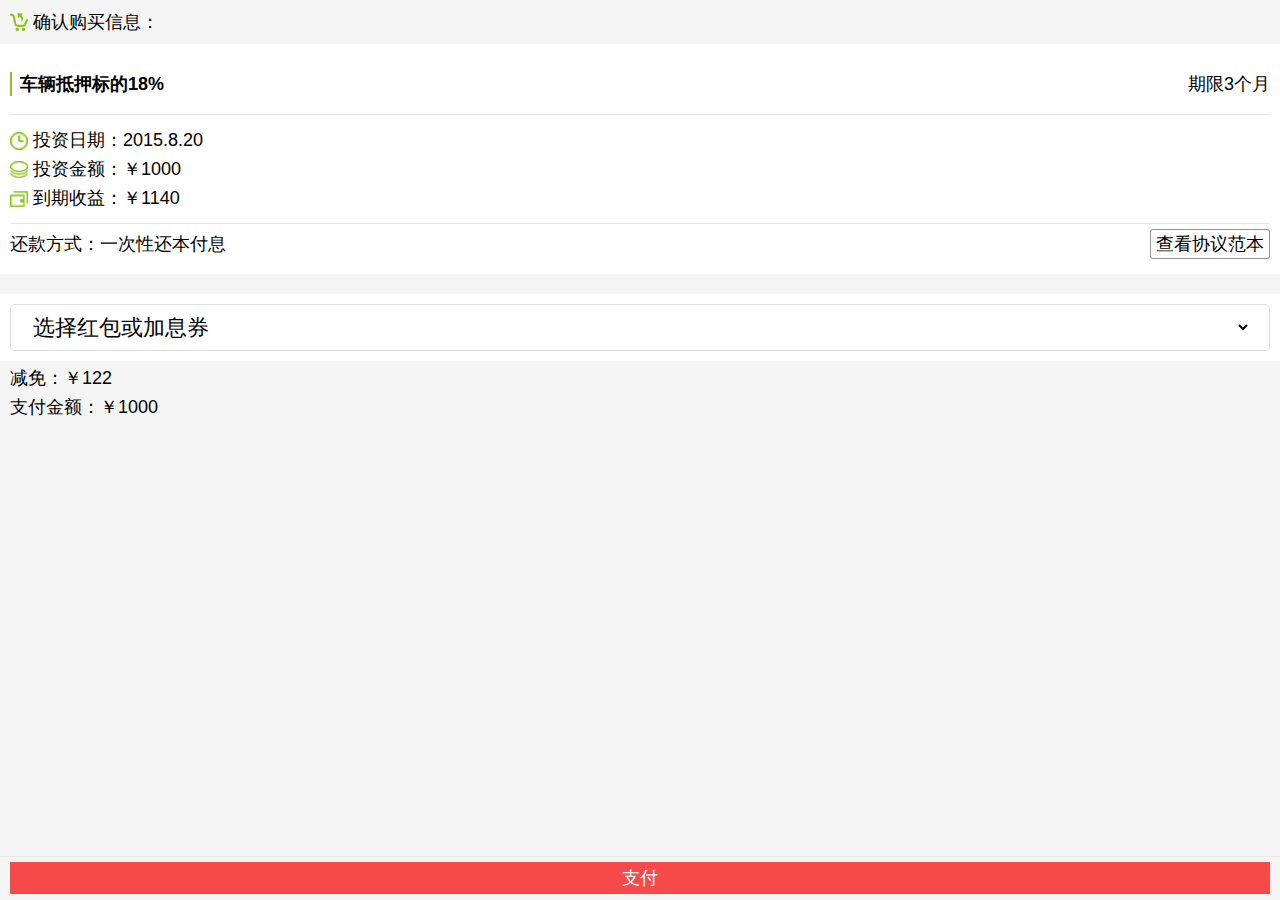
<file: 1/pay.html>
<!DOCTYPE html>
<html>
	<head>
		<meta charset="utf-8" />
        <meta name="viewport" content="width=device-width,initial-scale=1,minimum-scale=1,maximum-scale=1,user-scalable=no" />
        <title>车辆抵押标的</title>
        <link rel="stylesheet" type="text/css" href="css/init-mobi.css"/>
        <link rel="stylesheet" type="text/css" href="css/resources.css"/>
        <style>
            body{background-color: #f5f5f5;}
        	/*导航*/
            .xc-bar-nav{}
            .xc-bar-nav .xc-title{font-size: 1.2em; top: 0; height: 44px; line-height: 44px; color: #fff;}

            .xc-pull-left{font-size: 1.2em; margin-left: 10px;}
            .xc-pull-left .xc-icon{display: inline-block; width: 1.2em; height: 1.2em;}
            .xc-pull-left .xc-nav-label{color: #fff;}

            /*内容区域*/
            .xc-container{ /*padding-top: 44px; padding-bottom: 44px;*/ overflow: hidden;}
            .xc-control-content{padding: 10px; background-color: #fff;}
            .xc-control-content  .xc-icon-txt{margin: 5px 0;}
            .xc-icon-txt .xc-icon{display: inline-block; vertical-align: middle;}
            .xc-icon-txt .xc-label{margin: 0 5px;}
            .xc-icon-label{padding: 10px;}
            .icon-car, .icon-clock, .icon-coin, .icon-profit{width: 1em; height: 1em;}
            .section-title {margin: 1em 0;}
            .section-content{padding:8px 0; border-top: solid 1px #e7e7e7;}
            #protocol{margin-top: 6px; padding: 2px 5px; border: solid 1px #929292; border-radius: 3px;}
            #protocol:active{background-color: #ccc !important;}
            .row-block{margin-top: 5px; padding: 0 10px;}

            .select-wrap{padding: 0.5em 1em; border: solid 1px #dedede; border-radius: 5px;}
            .select-wrap input{width: 100%;}
            .select-group{font-size: 1.2em; display: block; width: 100%; border: none; background: none;}
            .select-group:focus{outline: none;}

            /* 底部控制栏 */
            .xc-bar-control{margin-top: 1em; padding: 5px 10px; border-top: solid 1px #e7e7e7; background-color: #f5f5f5;}
            .control-btn{display: block; height: 32px; line-height: 32px; text-align: center; color: #fff; background-color: #F64A4A;}
            .control-btn:link{color: #fff;}
            .control-btn:visited{color: #fff;}
            .control-btn:active{background-color: #d63A3A;}

            .block-20{height: 20px;}
        </style>
	</head>
	<body>
	    <!--<header id="topBar" class="xc-bar xc-bar-nav bg-black">
            <a class="xc-btn-nav xc-pull-left" href="javascript:history.back();">
                <i class="xc-icon icon-arrow-left"></i>
                <span class="xc-nav-label" style="display: none;">车辆抵押标的</span>
            </a>
            <div class="xc-title" style="display: block;">
                车辆抵押标的
            </div>
        </header>-->

        <div class="xc-container">
             <p class="xc-icon-label ">
                <i class="xc-icon icon-car"></i><span class="xc-label">确认购买信息：</span>
            </p>
            <div class="xc-control-content">
                <section>
                    <span class="fr">期限3个月</span>
                    <h3 class="section-title">车辆抵押标的18%</h3>
                    <div class="section-content">
                         <div class="xc-icon-txt">
                            <i class="xc-icon icon-clock"></i><span class="xc-label">投资日期：2015.8.20</span>
                        </div>
                        <div class="xc-icon-txt">
                            <i class="xc-icon icon-coin"></i><span class="xc-label">投资金额：￥1000</span>
                        </div>
                        <div class="xc-icon-txt">
                            <i class="xc-icon icon-profit"></i><span class="xc-label">到期收益：￥1140</span>
                        </div>
                    </div>
                    <a id="protocol" class="fr" href="#">查看协议范本</a>
                    <div class="section-content">
                        <span>还款方式：一次性还本付息</span>
                    </div>
                </section>
            </div>
            <div class="block-20"></div>
            <div class="xc-control-content">
                <div class="select-wrap">
                    <select class="select-group" id="pay_attach" name="pay_attach">
                        <option value=1>选择红包或加息券</option>
                        <option value=2>选择红包或加息券</option>
                    </select>
                </div>
            </div>
            <div class="row-block">
                <span class="label">减免：￥122</span>
            </div>
            <div class="row-block">
                 <span>支付金额：￥1000</span>
            </div>
        </div>

         <footer class="xc-bar xc-bar-control">
            <a id="pay_btn" class="control-btn" href="#">支付</a>
        </footer>

        <script src="js/jq.mobi.min.js"></script>
        <script>
            $(function(){
                var $payBtn = $("#pay_btn"),
                    $payAttach = $("#pay_attach");
                init();

                function init(){
                    bind();
                }

                function bind(){
                    $payBtn.bind('click', function(){
                        $.ajax({
                        	type: "post",
                        	url: "",
                        	data: {
                        	    pay_attach: $payAttach.val()
                        	}
                        });
                    });
                }
            });
        </script>
	</body>
</html>
</file>
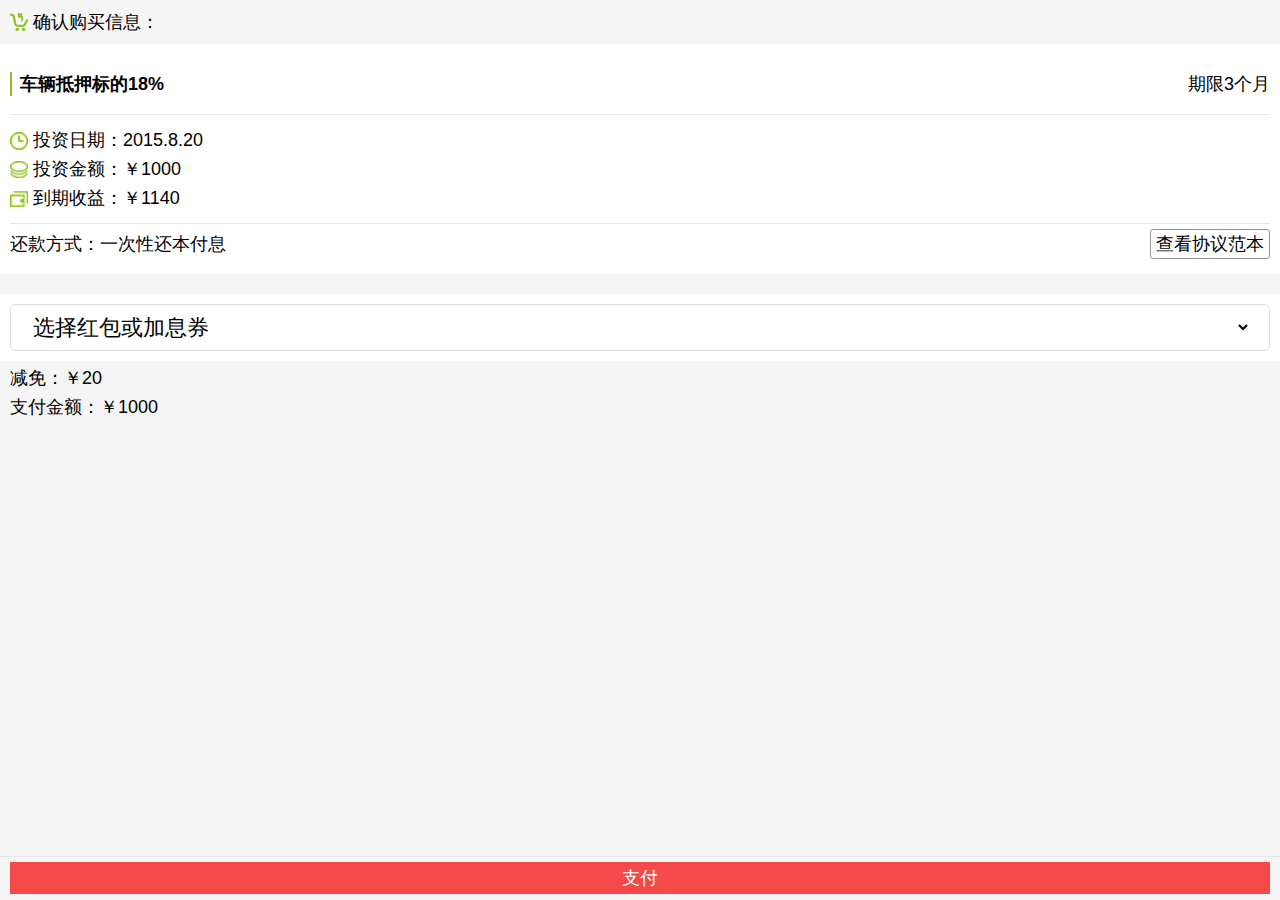
<file: 2/pay.html>
<!DOCTYPE html>
<html>
	<head>
		<meta charset="utf-8" />
        <meta name="viewport" content="width=device-width,initial-scale=1,minimum-scale=1,maximum-scale=1,user-scalable=no" />
        <title>车辆抵押标的</title>
        <link rel="stylesheet" type="text/css" href="css/init-mobi.css"/>
        <link rel="stylesheet" type="text/css" href="css/resources.css"/>
        <style>
            body{background-color: #f5f5f5;}
        	/*导航*/
            .xc-bar-nav{}
            .xc-bar-nav .xc-title{font-size: 1.2em; top: 0; height: 44px; line-height: 44px; color: #fff;}

            .xc-pull-left{font-size: 1.2em; margin-left: 10px;}
            .xc-pull-left .xc-icon{display: inline-block; width: 1.2em; height: 1.2em;}
            .xc-pull-left .xc-nav-label{color: #fff;}

            /*内容区域*/
            .xc-container{ /*padding-top: 44px; padding-bottom: 44px;*/ overflow: hidden;}
            .xc-control-content{padding: 10px; background-color: #fff;}
            .xc-control-content  .xc-icon-txt{margin: 5px 0;}
            .xc-icon-txt .xc-icon{display: inline-block; vertical-align: middle;}
            .xc-icon-txt .xc-label{margin: 0 5px;}
            .xc-icon-label{padding: 10px;}
            .icon-car, .icon-clock, .icon-coin, .icon-profit{width: 1em; height: 1em;}
            .section-title {margin: 1em 0;}
            .section-content{padding:8px 0; border-top: solid 1px #e7e7e7;}
            #protocol{margin-top: 6px; padding: 2px 5px; border: solid 1px #929292; border-radius: 3px;}
            #protocol:active{background-color: #ccc !important;}
            .row-block{margin-top: 5px; padding: 0 10px;}

            .select-wrap{padding: 0.5em 1em; border: solid 1px #dedede; border-radius: 5px;}
            .select-wrap input{width: 100%;}
            .select-group{font-size: 1.2em; display: block; width: 100%; border: none; background: none;}
            .select-group:focus{outline: none;}

            /* 底部控制栏 */
            .xc-bar-control{margin-top: 1em; padding: 5px 10px; border-top: solid 1px #e7e7e7; background-color: #f5f5f5;}
            .control-btn{display: block; height: 32px; line-height: 32px; text-align: center; color: #fff; background-color: #F64A4A;}
            .control-btn:link{color: #fff;}
            .control-btn:visited{color: #fff;}
            .control-btn:active{background-color: #d63A3A;}

            .block-20{height: 20px;}
        </style>
	</head>
	<body>
	    <!--<header id="topBar" class="xc-bar xc-bar-nav bg-black">
            <a class="xc-btn-nav xc-pull-left" href="javascript:history.back();">
                <i class="xc-icon icon-arrow-left"></i>
                <span class="xc-nav-label" style="display: none;">车辆抵押标的</span>
            </a>
            <div class="xc-title" style="display: block;">
                车辆抵押标的
            </div>
        </header>-->

        <div class="xc-container">
             <p class="xc-icon-label ">
                <i class="xc-icon icon-car"></i><span class="xc-label">确认购买信息：</span>
            </p>
            <div class="xc-control-content">
                <section>
                    <span class="fr">期限3个月</span>
                    <h3 class="section-title">车辆抵押标的18%</h3>
                    <div class="section-content">
                         <div class="xc-icon-txt">
                            <i class="xc-icon icon-clock"></i><span class="xc-label">投资日期：2015.8.20</span>
                        </div>
                        <div class="xc-icon-txt">
                            <i class="xc-icon icon-coin"></i><span class="xc-label">投资金额：￥1000</span>
                        </div>
                        <div class="xc-icon-txt">
                            <i class="xc-icon icon-profit"></i><span class="xc-label">到期收益：￥1140</span>
                        </div>
                    </div>
                    <a id="protocol" class="fr" href="#">查看协议范本</a>
                    <div class="section-content">
                        <span>还款方式：一次性还本付息</span>
                    </div>
                </section>
            </div>
            <div class="block-20"></div>
            <div class="xc-control-content">
                <div class="select-wrap">
                    <select class="select-group" id="pay_attach" name="pay_attach">
                        <option value=1 data-breaks=20>选择红包或加息券</option>
                        <option value=2 data-breaks=50>选择红包或加息券</option>
                        <option value=3 data-breaks=150>选择红包或加息券</option>
                    </select>
                </div>
            </div>
            <div class="row-block">
                <span class="label">减免：￥<em id="breaks">20</em></span>
            </div>
            <div class="row-block">
                 <span>支付金额：￥1000</span>
            </div>
        </div>

         <footer class="xc-bar xc-bar-control">
            <a id="pay_btn" class="control-btn" href="#">支付</a>
        </footer>

        <script src="js/jq.mobi.min.js"></script>
        <script>
            $(function(){
                var $payBtn = $("#pay_btn"),
                    $payAttach = $("#pay_attach"),
                    $breaks = $("#breaks");

                init();

                function init(){
                    bind();
                }

                function bind(){
                    //红包下拉框
                    $payAttach.bind('change', function(){
                        $breaks.text( $payAttach.find('option[value="' + $payAttach.val() + '"]').attr('data-breaks') );
                    });

                    //支付
                    $payBtn.bind('click', function(){
                        $.ajax({
                        	type: "post",
                        	url: "",
                        	data: {
                        	    pay_attach: $payAttach.val()
                        	}
                        });
                    });
                }
            });
        </script>
	</body>
</html>
</file>
<file: 1/css/init-mobi.css>
/*初始化默认css*/
@charset "utf-8";
*{margin:0; padding:0;}img{border:0;}li{list-style:none;}em,i{font-style:normal;}
* {-webkit-box-sizing: border-box;-webkit-user-select:none; -webkit-tap-highlight-color:rgba(255, 255, 255, 0);}
*:not(input,textarea){-webkit-box-sizing: border-box;-webkit-user-select:none;}input[type=button]{-webkit-appearance:none;outline:none}
a,a:link,a:visited,a:hover,a:active{color: #000; text-decoration:none; border: none;}::-webkit-input-placeholder { color:#666; }input:-moz-placeholder { color:#666; }
iframe {width: 0;height: 0;line-height: 0;overflow: hidden}
html {-ms-touch-action: none;}
input,textarea{-webkit-user-select: auto;}
body{background:#fff; font-family:"Microsoft YaHei",Helvetica; font-size: 1em;}
html,body{height: 100%;}

/*适配设备尺寸*/
@media only screen and (max-width: 320px) {
	body{font-size: 12px;}
}
@media only screen and (min-width: 321px) and (max-width: 640px) {
	body{font-size: 14px;}
}
@media only screen and (min-width: 641px) and (max-width: 960px) {
	body{font-size: 16px;}
}
@media only screen and (min-width: 961px) {
	body{font-size: 18px;}
}

/* css common */
.clearfix:after {content: "."; display: block; height:0; clear:both; visibility: hidden;}
.clearfix { *zoom:1; }
.ellipsis{text-overflow: ellipsis; overflow: hidden;  word-break: break-all; white-space: nowrap;}
.fl{float: left;}
.fr{float: right;}
.hide{display: none;}

.ft-b{font-weight: bold;}
.ft-red{color: #ff7167;}
.ft-blue{color: #0066cc;}

.bg-black{background-color: #29323e;}
/*********************** "css  "xc-" common" ***********************/
.xc-icon{background-repeat: no-repeat; background-position: center; background-size: cover;}
.xc-progress-bar{width: 100%; height: 8px; border-radius: 5px; overflow: hidden;}
.xc-progress-bar b{display: block; height: 100%;}

.xc-icon-label{}
.xc-icon-label .xc-icon, .xc-icon-label .xc-label{display: inline-block; vertical-align: middle;}
.xc-icon-label .xc-label{margin: 0 5px;}

.xc-input-group{padding: 5px 0;}
.xc-input-group .label{padding: 5px 0;}
.xc-input-wrap{padding: 5px 0; border: solid 1px #c9c9c9; border-radius: 5px;}
.xc-input-wrap input{width: 100%; border: none; text-indent: 5px; outline:none;}

.xc-mask{display: none; position: fixed; left: 0; top: 0; right: 0; bottom: 0; z-index: 10; background-color: rgba(0,0,0,0.5);}
/************************   "xc-"   styles   **************************/
.xc-bar{height: 44px; position: fixed; left: 0; right: 0; z-index: 10;}
.xc-bar-nav{top: 0; line-height: 40px; }
.xc-btn-nav{}
.xc-btn-nav .xc-icon, .xc-btn-nav .xc-nav-label{vertical-align: middle;}

.xc-title{text-align: center;}
h1.xc-title{font-size: 1.2em;}
h2.xc-title{font-size: 1em;}
.xc-bar .xc-title{display: inline-block; width: auto; margin: 0 auto; line-height: 40px;  position: absolute; left: 40px; right: 40px; overflow: hidden; text-overflow: ellipsis;}
.xc-table-view{}
.xc-table-view-cell{padding: 10px; overflow: hidden;}

.xc-bar-tab{display: table; width: 100%; bottom: 0;}
.xc-tab-item{font-size: 1em; display: table-cell; text-align: center;}
.xc-tab-item .xc-icon{display: block; margin: 2px auto;}
.xc-tab-item .xc-tab-label{margin: 0;}

.xc-bar-control{bottom: 0;}
/*************************************************************/

/************************ page common *************************/
.section-title{font-size: 1em; padding-left: 8px; border-left: solid 2px #8fc21f;}
</file>
<file: 1/css/resources.css>
.icon-more{background-image: url(../img/icon-ellipsis_21_5.png);}
.icon-coin{background-image: url(../img/icon-coin-black_30_30.png);}
.icon-coin.on{background-image: url(../img/icon-coin-green_30_30.png);}
.icon-purse{background-image: url(../img/icon-purse-black_30_30.png);}
.icon-purse.on{background-image: url(../img/icon-purse-green_30_30.png);}
.icon-setting{background-image: url(../img/icon-setting-black_30_30.png);}
.icon-setting.on{background-image: url(../img/icon-setting-green_30_30.png);}
.icon-arrow-left{background-image: url(../img/icon-arrow-left_36_36.png);}
.icon-rmb{background-image: url(../img/icon-rmb-white_20_20.png);}
.icon-protect{background-image: url(../img/icon-protect3_18_18.png);}
.icon-person{background-image: url(../img/icon-person_16_16.png);}
.icon-car{background-image: url(../img/icon-car_18_18.png);}
.icon-clock{background-image: url(../img/icon-clock_16_16.png);}
.icon-coin{background-image: url(../img/icon-coin_16_16.png);}
.icon-profit{background-image: url(../img/icon-profit_16_16.png);}
</file>
<file: 2/css/init-mobi.css>
/*初始化默认css*/
@charset "utf-8";
*{margin:0; padding:0;}img{border:0;}li{list-style:none;}em,i{font-style:normal;}
* {-webkit-box-sizing: border-box;-webkit-user-select:none; -webkit-tap-highlight-color:rgba(255, 255, 255, 0);}
*:not(input,textarea){-webkit-box-sizing: border-box;-webkit-user-select:none;}input[type=button]{-webkit-appearance:none;outline:none}
a,a:link,a:visited,a:hover,a:active{color: #000; text-decoration:none; border: none;}::-webkit-input-placeholder { color:#666; }input:-moz-placeholder { color:#666; }
iframe {width: 0;height: 0;line-height: 0;overflow: hidden}
html {-ms-touch-action: none;}
input,textarea{-webkit-user-select: auto;}
body{background:#fff; font-family:"Microsoft YaHei",Helvetica; font-size: 1em;}
html,body{height: 100%;}

/*适配设备尺寸*/
@media only screen and (max-width: 320px) {
	body{font-size: 12px;}
}
@media only screen and (min-width: 321px) and (max-width: 640px) {
	body{font-size: 14px;}
}
@media only screen and (min-width: 641px) and (max-width: 960px) {
	body{font-size: 16px;}
}
@media only screen and (min-width: 961px) {
	body{font-size: 18px;}
}

/* css common */
.clearfix:after {content: "."; display: block; height:0; clear:both; visibility: hidden;}
.clearfix { *zoom:1; }
.ellipsis{text-overflow: ellipsis; overflow: hidden;  word-break: break-all; white-space: nowrap;}
.fl{float: left;}
.fr{float: right;}
.hide{display: none;}

.ft-b{font-weight: bold;}
.ft-red{color: #ff7167;}
.ft-blue{color: #0066cc;}

.bg-black{background-color: #29323e;}
/*********************** "css  "xc-" common" ***********************/
.xc-icon{background-repeat: no-repeat; background-position: center; background-size: cover;}
.xc-progress-bar{width: 100%; height: 8px; border-radius: 5px; overflow: hidden;}
.xc-progress-bar b{display: block; height: 100%;}

.xc-icon-label{}
.xc-icon-label .xc-icon, .xc-icon-label .xc-label{display: inline-block; vertical-align: middle;}
.xc-icon-label .xc-label{margin: 0 5px;}

.xc-input-group{padding: 5px 0;}
.xc-input-group .label{padding: 5px 0;}
.xc-input-wrap{padding: 5px 0; border: solid 1px #c9c9c9; border-radius: 5px;}
.xc-input-wrap input{width: 100%; border: none; text-indent: 5px; outline:none;}

.xc-mask{display: none; position: fixed; left: 0; top: 0; right: 0; bottom: 0; z-index: 10; background-color: rgba(0,0,0,0.5);}
/************************   "xc-"   styles   **************************/
.xc-bar{height: 44px; position: fixed; left: 0; right: 0; z-index: 10;}
.xc-bar-nav{top: 0; line-height: 40px; }
.xc-btn-nav{}
.xc-btn-nav .xc-icon, .xc-btn-nav .xc-nav-label{vertical-align: middle;}

.xc-title{text-align: center;}
h1.xc-title{font-size: 1.2em;}
h2.xc-title{font-size: 1em;}
.xc-bar .xc-title{display: inline-block; width: auto; margin: 0 auto; line-height: 40px;  position: absolute; left: 40px; right: 40px; overflow: hidden; text-overflow: ellipsis;}
.xc-table-view{}
.xc-table-view-cell{padding: 10px; overflow: hidden;}

.xc-bar-tab{display: table; width: 100%; bottom: 0;}
.xc-tab-item{font-size: 1em; display: table-cell; text-align: center;}
.xc-tab-item .xc-icon{display: block; margin: 2px auto;}
.xc-tab-item .xc-tab-label{margin: 0;}

.xc-bar-control{bottom: 0;}
/*************************************************************/

/************************ page common *************************/
.section-title{font-size: 1em; padding-left: 8px; border-left: solid 2px #8fc21f;}
</file>
<file: 2/css/resources.css>
.icon-more{background-image: url(../img/icon-ellipsis_21_5.png);}
.icon-coin{background-image: url(../img/icon-coin-black_30_30.png);}
.icon-coin.on{background-image: url(../img/icon-coin-green_30_30.png);}
.icon-purse{background-image: url(../img/icon-purse-black_30_30.png);}
.icon-purse.on{background-image: url(../img/icon-purse-green_30_30.png);}
.icon-setting{background-image: url(../img/icon-setting-black_30_30.png);}
.icon-setting.on{background-image: url(../img/icon-setting-green_30_30.png);}
.icon-arrow-left{background-image: url(../img/icon-arrow-left_36_36.png);}
.icon-rmb{background-image: url(../img/icon-rmb-white_20_20.png);}
.icon-protect{background-image: url(../img/icon-protect3_18_18.png);}
.icon-person{background-image: url(../img/icon-person_16_16.png);}
.icon-car{background-image: url(../img/icon-car_18_18.png);}
.icon-clock{background-image: url(../img/icon-clock_16_16.png);}
.icon-coin{background-image: url(../img/icon-coin_16_16.png);}
.icon-profit{background-image: url(../img/icon-profit_16_16.png);}
</file>
<file: 1/js/iscroll/scrollbar.css>
/**
*  下拉刷新、滚动翻页样式
*  SnoopyChen (ceo@vmeitime.com)
*  2013-04-26
*/

/*------------- S 默认必须样式  -------------*/
/**
 *
 * 下拉样式 Pull down styles
 *
 */
#pullDown, #pullUp {
	background:#fff;
	height:40px;
	line-height:40px;
	padding:5px 10px;
	border-bottom:1px solid #ccc;
	font-weight:bold;
	font-size:14px;
	color:#888;
}
#pullDown .pullDownIcon, #pullUp .pullUpIcon  {
	display:block; float:left;
	width:40px; height:40px;
	background:url(pull-icon@2x.png) 0 0 no-repeat;
	-webkit-background-size:40px 80px; background-size:40px 80px;
	-webkit-transition-property:-webkit-transform;
	-webkit-transition-duration:250ms;	
}
#pullDown .pullDownIcon {
	-webkit-transform:rotate(0deg) translateZ(0);
}
#pullUp .pullUpIcon  {
	-webkit-transform:rotate(-180deg) translateZ(0);
}

#pullDown.flip .pullDownIcon {
	-webkit-transform:rotate(-180deg) translateZ(0);
}

#pullUp.flip .pullUpIcon {
	-webkit-transform:rotate(0deg) translateZ(0);
}

#pullDown.loading .pullDownIcon, #pullUp.loading .pullUpIcon {
	background-position:0 100%;
	-webkit-transform:rotate(0deg) translateZ(0);
	-webkit-transition-duration:0ms;

	-webkit-animation-name:loading;
	-webkit-animation-duration:2s;
	-webkit-animation-iteration-count:infinite;
	-webkit-animation-timing-function:linear;
}

@-webkit-keyframes loading {
	from { -webkit-transform:rotate(0deg) translateZ(0); }
	to { -webkit-transform:rotate(360deg) translateZ(0); }
}
/*------------- E 默认必须样式  -------------*/		
		



/*------------- S 以下css主要是仿IOS滚动条样式(可选样式)  -------------*/		
/**
 * Horizontal Scrollbar
 */
.myScrollbarH {
	position:absolute;
	z-index:100;
	height:7px;
	bottom:1px;
	left:2px;
	right:7px
}

.myScrollbarH > div {
	height:100%;
}

/**
 * Vertical Scrollbar
 */
.myScrollbarV {
	position:absolute;
	z-index:100;
	width:7px;bottom:7px;top:2px;right:1px
}

.myScrollbarV > div {
	width:100%;
}

/**
 * Both Scrollbars
 */
.myScrollbarH > div,
.myScrollbarV > div {
	position:absolute;
	z-index:100;

	/* The following is probably what you want to customize */
	-webkit-box-sizing:border-box;
	-moz-box-sizing:border-box;
	-o-box-sizing:border-box;
	box-sizing:border-box;
	
	border-width:3px;
	-webkit-border-image:url(scrollbar.png) 6 6 6 6;
	-moz-border-image:url(scrollbar.png) 6 6 6 6;
	-o-border-image:url(scrollbar.png) 6 6 6 6;
	border-image:url(scrollbar.png) 6 6 6 6;
}
/*------------- E 以上css主要是仿IOS滚动条样式  -------------*/
</file>
